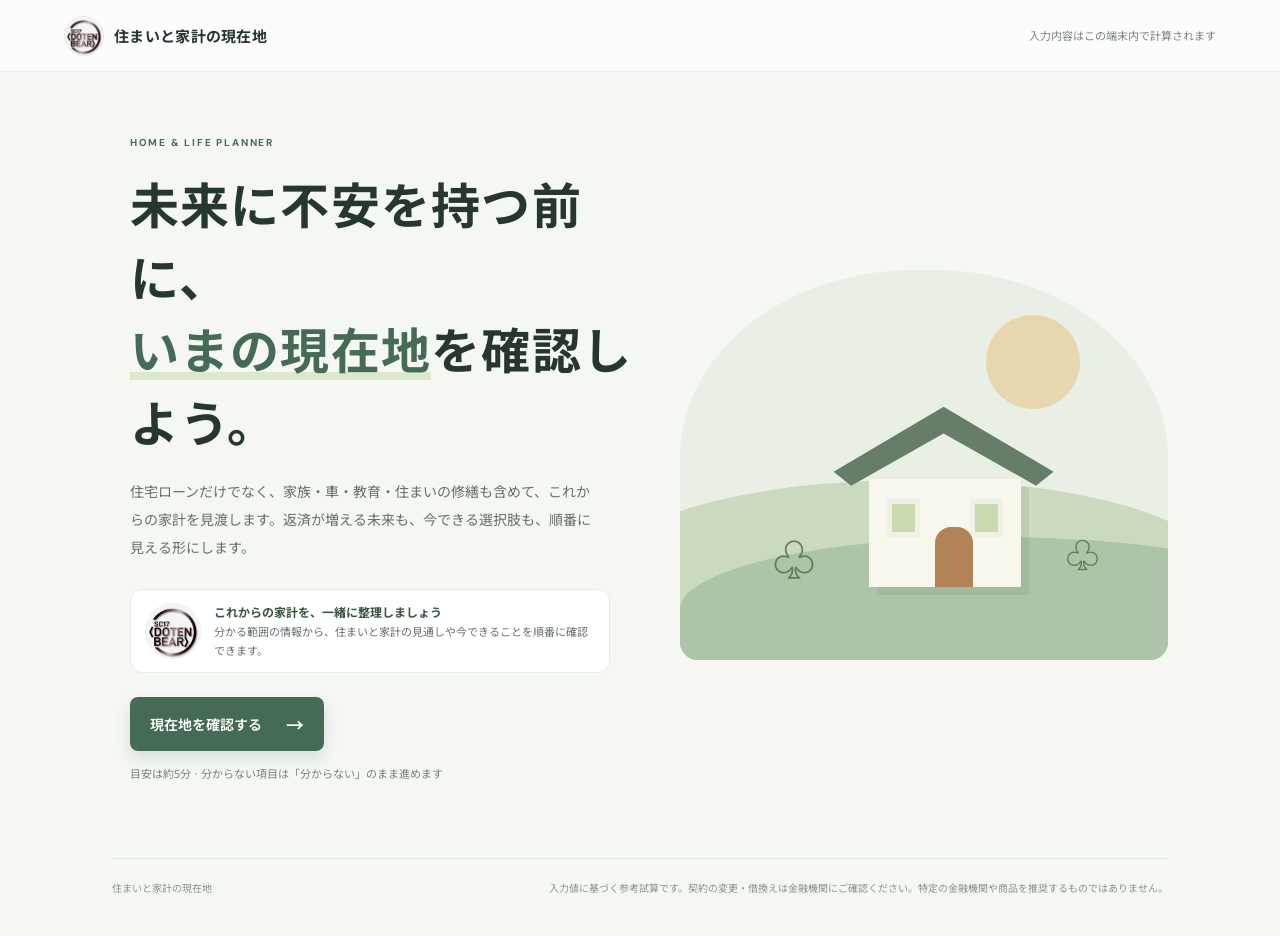
<file: index.html>
<!doctype html>
<html lang="ja">
<head>
  <meta charset="utf-8">
  <meta name="viewport" content="width=device-width, initial-scale=1">
  <meta name="theme-color" content="#f5f7f3">
  <title>住まいと家計の現在地 | 住宅ローン・家計シミュレーター</title>
  <link rel="stylesheet" href="styles.css?v=20261010-release-v7">
</head>
<body>
  <header class="topbar">
    <a class="brand" href="#top" aria-label="住まいと家計の現在地 ホーム"><img class="brand-logo" src="[data-uri]" alt="SC17 DOTEN BEAR"><span>住まいと家計の現在地</span></a>
    <span class="top-note">入力内容はこの端末内で計算されます</span>
  </header>
  <main id="top">
    <section class="hero" id="intro">
      <div class="hero-copy">
        <p class="eyebrow">HOME &amp; LIFE PLANNER</p>
        <h1>未来に不安を持つ前に、<br><em>いまの現在地</em>を確認しよう。</h1>
        <p class="hero-lead">住宅ローンだけでなく、家族・車・教育・住まいの修繕も含めて、これからの家計を見渡します。返済が増える未来も、今できる選択肢も、順番に見える形にします。</p><div class="guide-intro"><img src="[data-uri]" alt=""><p><b>これからの家計を、一緒に整理しましょう</b><br>分かる範囲の情報から、住まいと家計の見通しや今できることを順番に確認できます。</p></div>
        <button class="button button-primary" id="startButton">現在地を確認する <span aria-hidden="true">→</span></button>
        <p class="microcopy">目安は約5分 · 分からない項目は「分からない」のまま進めます</p>
      </div>
      <div class="hero-art" aria-hidden="true"><div class="sun"></div><div class="hill hill-back"></div><div class="hill hill-front"></div><div class="house"><div class="roof"></div><div class="house-body"><i></i><i></i><b></b></div></div><div class="plant plant-one">♧</div><div class="plant plant-two">♧</div></div>
    </section>

    <section class="wizard hidden" id="wizard" aria-live="polite">
      <div class="wizard-head"><div><p class="eyebrow">YOUR HOUSEHOLD</p><h2 id="stepTitle">住宅について</h2></div><button class="text-button" id="exitWizard">あとで入力する</button></div>
      <div class="progress-wrap"><div class="progress-label"><span id="stepLabel">STEP 1 / 5</span><span id="progressPercent">20%</span></div><div class="progress-track"><div id="progressBar"></div></div><div class="step-dots" id="stepDots"></div></div>
      <form id="stepForm" autocomplete="off" novalidate><div id="stepContent"></div><div class="form-error" id="formError" role="alert"></div><div class="wizard-actions"><button type="button" class="button button-quiet" id="backButton">戻る</button><button type="button" class="button button-primary" id="nextButton">次へ <span aria-hidden="true">→</span></button></div></form>
    </section>
    <section class="results hidden" id="results"></section>
    <footer><span>住まいと家計の現在地</span><span>入力値に基づく参考試算です。契約の変更・借換えは金融機関にご確認ください。特定の金融機関や商品を推奨するものではありません。</span></footer>
  </main>
  <script src="app.js?v=20261010-release-v7"></script>
</body>
</html>
</file>
<file: styles.css>
@import url('https://fonts.googleapis.com/css2?family=DM+Sans:wght@400;500;600;700&family=Noto+Sans+JP:wght@400;500;600;700;800&display=swap');
:root{--ink:#26372f;--muted:#78847b;--green:#456b54;--green-dark:#315541;--lime:#dce8cb;--cream:#f5f7f3;--line:#e2e8df;--white:#fff;--gold:#bc8b45;--red:#a95c4f;--shadow:0 20px 60px rgba(38,55,47,.08)}
*{box-sizing:border-box}html{scroll-behavior:smooth}body{margin:0;background:var(--cream);color:var(--ink);font-family:'Noto Sans JP',sans-serif;font-size:15px;line-height:1.7}.topbar{height:72px;padding:0 max(5vw,24px);display:flex;align-items:center;justify-content:space-between;border-bottom:1px solid rgba(38,55,47,.07);background:rgba(255,255,255,.68)}.brand{display:flex;gap:10px;align-items:center;color:var(--ink);font-weight:700;text-decoration:none;letter-spacing:.02em}.brand-mark{width:30px;height:30px;border-radius:9px;background:var(--green);color:white;display:grid;place-items:center;font-size:21px}.top-note,.microcopy{font-size:11px;color:var(--muted)}main{max-width:1120px;margin:0 auto;padding:40px 32px 12px}.hero{min-height:560px;display:grid;grid-template-columns:1.05fr .95fr;align-items:center;gap:28px;padding:24px 0 64px}.hero-copy{padding-left:3.3%}.eyebrow{font:700 10px 'DM Sans',sans-serif;letter-spacing:.18em;color:var(--green);margin:0 0 18px}.hero h1{font-size:clamp(32px,4vw,49px);line-height:1.48;letter-spacing:.025em;margin:0 0 20px;font-weight:700}.hero h1 em{font-style:normal;color:var(--green);position:relative}.hero h1 em:after{content:'';height:8px;background:var(--lime);position:absolute;bottom:3px;left:0;right:0;z-index:-1}.hero-lead{color:#657168;max-width:470px;font-size:14px;line-height:2;margin:0 0 28px}.button{border:0;border-radius:8px;padding:14px 20px;font:600 14px 'Noto Sans JP',sans-serif;cursor:pointer;transition:.18s;display:inline-flex;align-items:center;justify-content:center;gap:24px}.button:hover{transform:translateY(-1px);filter:brightness(.97)}.button-primary{background:var(--green);color:#fff;box-shadow:0 7px 16px rgba(49,85,65,.15)}.button-primary:hover{background:var(--green-dark)}.button-primary span{font-size:18px}.microcopy{margin-top:13px}.hero-art{height:390px;position:relative;overflow:hidden;border-radius:48% 48% 18px 18px;background:#e9efe4}.sun{position:absolute;top:45px;right:18%;width:94px;height:94px;border-radius:50%;background:#e8d7ae}.hill{position:absolute;border-radius:50% 50% 0 0}.hill-back{width:125%;height:180px;left:-15%;bottom:0;background:#cbd9bf}.hill-front{width:130%;height:145px;right:-30%;bottom:-22px;background:#adc4a8}.house{position:absolute;left:35%;bottom:73px;width:188px;height:180px}.roof{position:absolute;top:0;left:-17px;width:220px;height:116px;background:#667e68;clip-path:polygon(50% 0,100% 56%,92% 68%,50% 23%,8% 68%,0 56%)}.house-body{position:absolute;left:18px;right:18px;bottom:0;height:108px;background:#f8f7ed;border-radius:3px 3px 0 0;box-shadow:8px 8px 0 rgba(68,91,69,.1)}.house-body i{position:absolute;top:20px;width:33px;height:38px;background:#cadaaf;border:5px solid #f1f0e6}.house-body i:first-child{left:18px}.house-body i:nth-child(2){right:18px}.house-body b{position:absolute;bottom:0;left:66px;width:38px;height:60px;background:#b38257;border-radius:16px 16px 0 0}.plant{position:absolute;z-index:2;color:#5c7b58;font-size:44px}.plant-one{left:19%;bottom:65px}.plant-two{right:14%;bottom:77px;font-size:35px}.hidden{display:none!important}.wizard,.results{max-width:830px;margin:24px auto 70px;background:#fff;border:1px solid #e9eee7;border-radius:15px;padding:38px 46px;box-shadow:var(--shadow)}.wizard-head{display:flex;justify-content:space-between;align-items:flex-start}.wizard-head .eyebrow{margin-bottom:6px}.wizard h2{font-size:26px;line-height:1.4;margin:0;font-weight:700}.text-button{border:0;background:transparent;color:var(--muted);font:500 12px inherit;cursor:pointer;padding:8px}.progress-wrap{margin:24px 0 30px}.progress-label{display:flex;justify-content:space-between;color:var(--muted);font:600 10px 'DM Sans',sans-serif;letter-spacing:.08em;margin-bottom:8px}.progress-track{height:5px;border-radius:4px;background:#eef1ec;overflow:hidden}.progress-track>div{height:100%;background:var(--green);border-radius:4px;transition:width .25s}.step-dots{display:flex;justify-content:space-between;margin-top:8px}.step-dots span{font-size:10px;color:#9ba69c}.step-dots span.active{color:var(--green);font-weight:700}.field-grid{display:grid;grid-template-columns:1fr 1fr;gap:21px 22px}.field{min-width:0}.field.full{grid-column:1/-1}.field label,.field-label{display:block;font-weight:600;font-size:12px;margin-bottom:7px}.hint{display:block;font-size:10px;color:var(--muted);font-weight:400;margin-top:2px}.required{color:var(--red);font-size:10px;margin-left:5px}.control,select{width:100%;height:45px;border:1px solid #dfe6dd;border-radius:7px;background:#fff;padding:0 12px;color:var(--ink);font:400 13px 'Noto Sans JP',sans-serif;outline:none}.control:focus,select:focus{border-color:#7a9a7e;box-shadow:0 0 0 3px rgba(69,107,84,.1)}.input-unit{position:relative}.input-unit input{padding-right:48px}.input-unit span{position:absolute;right:13px;top:11px;color:var(--muted);font-size:12px;pointer-events:none}.choice-row{display:flex;flex-wrap:wrap;gap:8px}.choice{position:relative}.choice input{position:absolute;opacity:0}.choice label{margin:0;border:1px solid #dfe6dd;border-radius:7px;padding:9px 13px;font-weight:500;font-size:12px;cursor:pointer;color:#657168}.choice input:checked+label{background:#edf3e9;border-color:#78957b;color:var(--green-dark);font-weight:700}.subsection{grid-column:1/-1;border-top:1px solid var(--line);padding-top:17px;margin-top:1px}.subsection h3{margin:0 0 14px;font-size:13px}.info-note{background:#f4f7f1;border-radius:8px;padding:12px 15px;font-size:11px;color:#647268}.wizard-actions{display:flex;justify-content:space-between;border-top:1px solid var(--line);margin-top:30px;padding-top:20px}.button-quiet{background:#f1f3ef;color:#58655c}.form-error{font-size:12px;color:var(--red);margin-top:14px}.card-list{display:grid;gap:10px}.car-card{border:1px solid var(--line);border-radius:9px;padding:14px}.car-card-head{display:flex;justify-content:space-between;align-items:center;margin-bottom:12px;font-size:12px;font-weight:700}.remove-car{border:0;background:none;color:var(--muted);cursor:pointer}.result-top{background:#edf3e9;border-radius:12px;padding:28px 32px;margin-bottom:22px}.result-top .eyebrow{margin-bottom:7px}.result-top h2{font-size:25px;margin:0 0 7px;line-height:1.5}.result-top p{font-size:13px;color:#627068;margin:0;max-width:650px}.metric-grid{display:grid;grid-template-columns:repeat(4,1fr);gap:10px;margin-bottom:22px}.metric{border:1px solid var(--line);border-radius:10px;padding:16px}.metric small{display:block;font-size:10px;color:var(--muted);margin-bottom:5px}.metric strong{font-size:19px}.metric span{font-size:10px;color:var(--muted)}.result-section{border:1px solid var(--line);border-radius:11px;padding:22px 24px;margin:12px 0}.result-section h3{margin:0 0 15px;font-size:15px}.result-section p{font-size:12px;color:#657168}.split{display:grid;grid-template-columns:1fr 1fr;gap:15px}.bar-row{margin:13px 0}.bar-label{display:flex;justify-content:space-between;font-size:11px;margin-bottom:5px}.bar{height:8px;border-radius:5px;background:#eff2ed;overflow:hidden}.bar i{display:block;height:100%;background:#799a7b}.bar.interest i{background:#c2a16b}.scenario-table{width:100%;border-collapse:collapse;font-size:11px}.scenario-table th,.scenario-table td{text-align:right;padding:10px 8px;border-bottom:1px solid var(--line)}.scenario-table th:first-child,.scenario-table td:first-child{text-align:left}.scenario-table th{color:var(--muted);font-weight:500}.tag{display:inline-block;padding:3px 8px;border-radius:12px;background:#edf3e9;color:var(--green);font-size:10px}.tag.warn{background:#faf0e8;color:#a46f37}.callout{background:#faf8f0;border-left:3px solid #c1a164;padding:12px 15px;border-radius:0 7px 7px 0;font-size:11px;color:#6e6655}.next-list{display:grid;gap:9px;list-style:none;padding:0;margin:0}.next-list li{font-size:12px;display:flex;gap:10px}.next-list li:before{content:'→';color:var(--green);font-weight:700}.disclaimer{font-size:10px;color:var(--muted);line-height:1.8}.result-actions{display:flex;gap:9px;margin-top:20px;flex-wrap:wrap}footer{border-top:1px solid var(--line);padding:20px 0 28px;display:flex;justify-content:space-between;color:#8a958c;font-size:10px}
@media(max-width:760px){main{padding:22px 18px 5px}.topbar{height:60px;padding:0 18px}.top-note{display:none}.hero{grid-template-columns:1fr;min-height:0;padding:30px 0 40px;gap:22px}.hero-copy{padding:0 2%}.hero h1{font-size:34px}.hero-art{height:270px;max-width:440px;width:100%;margin:auto}.house{transform:scale(.8);transform-origin:bottom center;left:32%;bottom:48px}.wizard,.results{padding:25px 19px;margin:10px auto 40px}.wizard h2{font-size:22px}.field-grid{grid-template-columns:1fr;gap:16px}.field.full,.subsection{grid-column:1}.metric-grid{grid-template-columns:1fr 1fr}.metric{padding:12px}.metric strong{font-size:16px}.result-top{padding:22px 18px}.result-top h2{font-size:21px}.split{grid-template-columns:1fr}.scenario-table{font-size:10px}.scenario-table th,.scenario-table td{padding:8px 4px}footer{gap:8px;flex-direction:column}.button{padding:12px 15px}}

/* Result storytelling: the first screen is a visual summary, followed by clear, readable detail. */
.impact-hero{display:grid;grid-template-columns:1.18fr .82fr;gap:12px;align-items:center;position:relative;overflow:hidden;border-radius:18px;padding:30px 34px;margin:18px 0 18px;background:linear-gradient(118deg,#e8efe3 0%,#f5f4e9 62%,#f4e9d8 100%);border:1px solid rgba(69,107,84,.12)}
.impact-hero:before{content:'';position:absolute;width:260px;height:260px;border-radius:50%;right:7%;top:-170px;background:rgba(255,255,255,.34)}
.impact-urgent{background:linear-gradient(118deg,#f6e9e3 0%,#f8f1e8 65%,#f3e2dc 100%)}.impact-steady{background:linear-gradient(118deg,#e6efe2 0%,#edf1df 65%,#e8e9d7 100%)}
.impact-copy{position:relative;z-index:1}.impact-kicker{display:inline-flex;align-items:center;gap:10px;color:#6d7d70;font-size:11px;font-weight:700;letter-spacing:.06em}.impact-kicker b{padding:5px 10px;border-radius:20px;background:rgba(255,255,255,.75);color:var(--green-dark);letter-spacing:0}.impact-urgent .impact-kicker b{color:#9f5145}.impact-copy h2{max-width:560px;margin:14px 0 10px;font-size:clamp(24px,3vw,34px);line-height:1.45;letter-spacing:.015em}.impact-copy>p{max-width:560px;margin:0;color:#59685e;font-size:13px;line-height:1.9}.impact-next{display:flex;flex-direction:column;gap:3px;margin-top:19px;padding:11px 14px;border-left:3px solid #738e70;background:rgba(255,255,255,.62);border-radius:0 8px 8px 0}.impact-next span{font-size:10px;color:#778278}.impact-next strong{font-size:12px}.impact-art{position:relative;z-index:1;min-width:0}.impact-art svg{display:block;width:100%;height:auto;max-height:210px;filter:drop-shadow(0 8px 12px rgba(38,55,47,.06))}.art-sun{fill:#e8d4a5}.art-hill{fill:#c4d4b9}.art-house{fill:#fffdf5}.art-roof{fill:none;stroke:#657e68;stroke-width:13;stroke-linecap:round;stroke-linejoin:round}.art-door{fill:#bd8a61}.art-window{fill:#cbdcaf}.art-dot{fill:#789775}.art-line{fill:none;stroke:#91a78c;stroke-width:4;stroke-linecap:round}.art-plus{fill:none;stroke:#fff;stroke-width:4;stroke-linecap:round}.art-caption{position:relative;bottom:auto;right:auto;margin:5px auto 0;color:#617363;font-size:10px;line-height:1.55;text-align:center}.art-caption b{font-size:12px;color:#385844}
.metric-grid{gap:12px}.metric{background:#fff;padding:17px 16px;box-shadow:0 5px 16px rgba(38,55,47,.035);border-color:#e6ebe3}.metric-primary{background:#f3f6ef;border-color:#d8e3d3}.metric small{font-size:10px;letter-spacing:.02em}.metric strong{display:block;margin:2px 0 1px;font-size:clamp(16px,1.8vw,21px);letter-spacing:-.02em}.metric-alert{background:#fcf1ed;border-color:#f0d7cf}.metric-alert strong{color:#a45245}.reading-guide{display:flex;align-items:center;gap:10px;margin:1px 2px 20px;color:#66736a;font-size:11px}.reading-guide b{color:#344b3b}.reading-icon{display:grid;place-items:center;width:25px;height:25px;border-radius:50%;background:#e8eee3;color:var(--green);font-size:16px;font-weight:700}
.result-section{background:#fff;border-color:#e8ece5;box-shadow:0 5px 18px rgba(38,55,47,.025);padding:24px 26px;margin:16px 0}.result-section h3{display:flex;align-items:center;gap:9px;font-size:15px;margin-bottom:14px}.result-section h3:before{content:'';width:4px;height:20px;border-radius:4px;background:#86a17e}.result-section p{line-height:1.85}.result-top{display:none}.scenario-table th{background:#f7f8f5}.next-list li{line-height:1.8}.next-list li:before{flex:0 0 18px;display:grid;place-items:center;width:18px;height:18px;border-radius:50%;background:#edf3e9;font-size:10px}
.refi-panel{margin:20px 0 16px;overflow:hidden;border-radius:16px;border:1px solid #dbe5d7;background:#f8faf6;box-shadow:0 9px 28px rgba(38,55,47,.06)}.refi-title{display:flex;align-items:center;justify-content:space-between;gap:20px;padding:25px 27px 15px;background:linear-gradient(110deg,#e8f0e5,#f5f5e9)}.refi-title .eyebrow{margin-bottom:5px}.refi-title h3{margin:0;font-size:21px;line-height:1.5}.refi-title p:not(.eyebrow){margin:3px 0 0;color:#68756b;font-size:12px}.refi-icon{display:flex;align-items:center;gap:6px;flex:0 0 auto;color:#47674e}.refi-icon span{display:grid;place-items:center;width:39px;height:39px;border-radius:50%;background:#fff;border:1px solid #dce6d7;font-size:12px;font-weight:700}.refi-icon i{font-style:normal;font-size:17px}.refi-steps{display:grid;grid-template-columns:repeat(3,1fr);gap:9px;padding:0 27px 17px;background:linear-gradient(110deg,#e8f0e5,#f5f5e9)}.refi-steps>div{display:flex;align-items:center;gap:8px;color:#647166;font-size:10px}.refi-steps b{display:grid;place-items:center;width:21px;height:21px;border-radius:50%;background:#fff;color:#557254;font-size:10px}.refi-inputs{padding:21px 27px 17px;background:#fff}.refi-inputs .field-grid{gap:14px 18px}.refi-inputs .field label{font-size:11px}.refi-helper{margin:12px 0 0;font-size:10px;color:#818b82}.refi-output{position:relative;margin:0 27px;padding:18px 20px 18px 101px;border-radius:10px;background:#eaf1e6;min-height:69px}.output-mark{position:absolute;left:16px;top:50%;transform:translateY(-50%);padding:5px 9px;border-radius:6px;background:#fff;color:#4c704f;font-size:10px;font-weight:700}.refi-output p{margin:0;color:#334b39;font-size:12px;line-height:1.9;font-weight:600}.refi-panel>.disclaimer{display:block;margin:13px 27px 19px}
@media(max-width:760px){.impact-hero{grid-template-columns:1fr;padding:22px 20px 14px;gap:0}.impact-copy h2{font-size:24px}.impact-art{width:min(75%,290px);justify-self:center;margin-top:5px}.impact-art svg{max-height:155px}.art-caption{font-size:9px}.metric-grid{gap:8px}.metric strong{font-size:16px}.result-section{padding:20px 17px}.refi-title{padding:20px 18px 13px}.refi-title h3{font-size:18px}.refi-icon{gap:4px}.refi-icon span{width:32px;height:32px}.refi-steps{padding:0 18px 15px;gap:5px}.refi-steps>div{align-items:flex-start;line-height:1.45}.refi-inputs{padding:18px}.refi-output{margin:0 18px;padding:53px 14px 14px;min-height:0}.output-mark{top:12px;left:14px;transform:none}.refi-panel>.disclaimer{margin:12px 18px 16px}}
.refi-result-grid{display:grid;grid-template-columns:repeat(3,1fr);gap:8px}.refi-result-grid>div{padding:12px;border-radius:8px;background:rgba(255,255,255,.78)}.refi-result-grid small{display:block;color:#718073;font-size:9px;margin-bottom:4px}.refi-result-grid strong{display:block;color:#304a37;font-size:16px;line-height:1.5}.refi-result-grid .result-up strong{color:#a45245}.refi-result-grid .result-down strong{color:#3c7448}.refi-result-note{margin:11px 0 0;color:#45634b!important;font-size:11px!important;font-weight:700}.refi-result-caption{margin:8px 0 0;color:#79847b!important;font-size:10px!important;font-weight:400!important}
@media(max-width:760px){.refi-result-grid{grid-template-columns:1fr;gap:6px}.refi-result-grid>div{padding:10px 12px}.refi-result-grid strong{font-size:15px}}
.life-planner{padding:0;overflow:hidden}.life-title{display:flex;align-items:center;justify-content:space-between;gap:18px;padding:24px 26px 18px;background:linear-gradient(110deg,#eaf1e7,#f4f2e6)}.life-title .eyebrow{margin:0 0 5px}.life-title h3{margin:0;font-size:20px}.life-title h3:before{display:none}.life-title p:not(.eyebrow){margin:4px 0 0;font-size:11px}.life-mark{display:grid;place-content:center;text-align:center;flex:0 0 62px;width:62px;height:62px;border-radius:50%;background:#fff;border:1px solid #dfe8d9;color:#71826f;font-size:9px;line-height:1.4}.life-mark b{font-size:11px;color:#42644a}.life-highlights{display:grid;grid-template-columns:repeat(4,1fr);gap:10px;padding:17px 25px}.life-highlights>div{display:flex;flex-direction:column;gap:3px;min-width:0;padding:12px 13px;border-radius:9px;background:#f6f8f4;border:1px solid #e8ede5}.life-highlights small{color:#778379;font-size:9px}.life-highlights b{font-size:16px;color:#334d3a}.life-highlights span{font-size:9px;line-height:1.5;color:#7c877d}.timeline-note{display:flex;align-items:flex-start;gap:10px;margin:0 25px 14px;padding:11px 13px;border-left:3px solid #8aa181;border-radius:0 7px 7px 0;background:#f6f7f0}.timeline-note b{white-space:nowrap;color:#4b664e;font-size:10px}.timeline-note span{font-size:10px;color:#6f7c70;line-height:1.6}.life-table-wrap{overflow-x:auto;padding:0 25px}.life-table{min-width:760px;font-size:10px}.life-table th,.life-table td{vertical-align:top;text-align:left;padding:11px 9px}.life-table td{line-height:1.6}.life-table td b{display:block;color:#344d39;font-size:11px}.life-table td small{display:block;margin-top:3px;color:#858f86;font-size:9px;line-height:1.5}.life-table tr.forecast-negative td{background:#fcf0ec}.life-table tr.forecast-negative td:last-child{color:#a45245;font-weight:700}.life-table tr.forecast-negative td:last-child small{color:#a66f63}.life-planner>.disclaimer{margin:13px 25px 21px}
@media(max-width:760px){.life-title{padding:19px 17px 14px}.life-title h3{font-size:17px}.life-mark{flex-basis:51px;width:51px;height:51px}.life-highlights{grid-template-columns:1fr;padding:12px 17px;gap:7px}.life-highlights>div{padding:9px 11px}.life-highlights b{font-size:14px}.timeline-note{display:block;margin:0 17px 13px}.timeline-note b{display:block;margin-bottom:4px}.life-table-wrap{padding:0 17px}.life-planner>.disclaimer{margin:12px 17px 17px}}
.life-cards{display:grid;gap:9px;padding:0 25px}.timeline-card{overflow:hidden;border:1px solid #e5eae2;border-radius:10px;background:#fff}.timeline-card.forecast-negative{border-color:#edcfc7;background:#fdf6f3}.timeline-card-head{display:flex;align-items:flex-start;justify-content:space-between;gap:12px;padding:10px 13px;background:#f8f9f6}.timeline-date{display:inline-block;min-width:54px;color:#385842;font-size:11px}.timeline-ages{display:inline-block;color:#647268;font-size:10px}.timeline-events{display:inline-block;max-width:55%;padding:3px 8px;border-radius:12px;background:#edf3e9;color:#607560;font-size:9px;line-height:1.5;text-align:right}.timeline-metrics{display:grid;grid-template-columns:repeat(5,1fr);gap:0}.timeline-metrics>div{padding:10px 13px;border-right:1px solid #eef0ec}.timeline-metrics>div:last-child{border:0}.timeline-metrics small{display:block;color:#808a81;font-size:9px}.timeline-metrics b{display:block;margin-top:3px;color:#354d3a;font-size:13px}.timeline-metrics .timeline-margin b{color:#3c7047}.timeline-card.forecast-negative .timeline-margin b{color:#a45245}.timeline-margin span{display:block;margin-top:2px;color:#838d84;font-size:8px}.life-planner>.disclaimer{margin-top:16px}
@media(max-width:760px){.life-cards{padding:0 17px;gap:8px}.timeline-card-head{display:block;padding:9px 11px}.timeline-date{min-width:48px}.timeline-ages{font-size:9px}.timeline-events{display:table;max-width:100%;margin:4px 0 0;text-align:left}.timeline-metrics{grid-template-columns:1fr 1fr}.timeline-metrics>div{padding:8px 10px;border-bottom:1px solid #eef0ec}.timeline-metrics>div:nth-child(2){border-right:0}.timeline-metrics>div:nth-child(3){border-right:1px solid #eef0ec;border-bottom:1px solid #eef0ec}.timeline-metrics>div:nth-child(4),.timeline-metrics>div:nth-child(5){border-bottom:0}.timeline-metrics b{font-size:12px}.life-table-wrap{display:none}}

.sale-input-disclosure{margin:14px 0;padding:13px 15px;border:1px solid #dfe7dc;border-radius:10px;background:#f8faf6}.sale-input-disclosure summary{cursor:pointer;color:#3d6348;font-weight:700;font-size:13px}.sale-input-disclosure .disclaimer{margin:9px 0;font-size:10px}.sale-panel{border:1px solid #edd8be;background:linear-gradient(145deg,#fffaf3,#fff 75%)}.sale-heading{display:flex;align-items:center;gap:12px;margin-bottom:12px}.sale-heading h3{margin:0}.sale-heading .eyebrow{margin:0 0 3px;color:#a86c32;font-size:9px;letter-spacing:.12em}.sale-icon{display:grid;place-items:center;width:40px;height:40px;border-radius:12px;background:#f6e8d5;color:#a86c32;font-size:23px}.sale-formula{padding:14px;border-radius:9px;background:#fff0dc;color:#78542d;font-weight:700;text-align:center;line-height:1.7}.sale-result-grid{display:grid;grid-template-columns:repeat(4,1fr);gap:9px;margin:15px 0}.sale-result-grid>div{padding:12px;border-radius:9px;border:1px solid #f0e5d6;background:#fff}.sale-result-grid small{display:block;color:#827b72;font-size:9px}.sale-result-grid b{display:block;margin-top:5px;color:#394c3d;font-size:15px}.sale-result-grid .sale-risk{color:#b04435}.sale-result-grid .sale-safe{color:#4f7650}.sale-warning{border-left-color:#c45142;background:#fff2ef}.timeline-repair{display:flex;gap:10px;padding:9px 13px;border-top:1px solid #edf0e9;background:#f7faf4;color:#647565;font-size:10px;line-height:1.6}.timeline-repair b{flex:0 0 auto;color:#526b50}.timeline-repair span{color:#637064}.timeline-card-head .timeline-events{max-width:60%}
@media(max-width:760px){.sale-result-grid{grid-template-columns:1fr 1fr}.sale-result-grid>div{padding:9px}.sale-result-grid b{font-size:13px}.timeline-repair{display:block;padding:8px 10px}.timeline-repair b{display:block;margin-bottom:2px}.timeline-card-head .timeline-events{max-width:100%}}
.action-plan{margin:18px 0 20px;padding:23px 25px;border:1px solid #d8e4d5;border-radius:16px;background:linear-gradient(145deg,#f5f9f1,#fff);box-shadow:0 8px 25px rgba(38,55,47,.07)}.action-plan>.eyebrow{margin:0 0 4px;color:#63815e;font-size:9px;letter-spacing:.12em}.action-plan>h3{margin:0 0 6px;color:#2e4935;font-size:21px}.action-plan>h3:before{display:none}.action-plan>p:not(.eyebrow){margin:0 0 15px;color:#69766a;font-size:12px}.action-budget{display:grid;grid-template-columns:1fr 1fr;gap:9px;margin:14px 0;padding:12px;border-radius:10px;background:#e9f0e6}.action-budget>div{padding:5px 8px}.action-budget small,.budget-main small{display:block;color:#718071;font-size:10px}.action-budget b{display:block;margin-top:4px;color:#355a3d;font-size:20px}.action-steps{display:grid;grid-template-columns:repeat(3,1fr);gap:10px}.action-steps article{display:flex;gap:10px;padding:14px 12px;border:1px solid #e7ebe4;border-radius:10px;background:#fff}.action-number{display:grid;place-items:center;flex:0 0 27px;width:27px;height:27px;border-radius:50%;background:#e9f0e6;color:#4b6c4c;font-size:13px;font-weight:800}.action-steps small{color:#879087;font-size:9px}.action-steps h4{margin:4px 0;color:#3c543f;font-size:13px;line-height:1.5}.action-steps p{margin:0;color:#6d786e;font-size:10px;line-height:1.7}.action-jump{display:inline-flex;margin-top:15px;text-decoration:none}.budget-actions{background:#fff}.budget-summary{display:grid;grid-template-columns:1fr 1fr;gap:10px;margin:12px 0 18px}.budget-main{padding:14px 16px;border-radius:10px;background:#f5f7f3;border:1px solid #e5eae2}.budget-main strong{display:block;margin:5px 0;color:#36563d;font-size:24px}.budget-main strong.budget-negative{color:#b04435}.budget-main span{color:#7b857b;font-size:10px}.priority-title{margin:20px 0 10px;color:#435a46;font-size:14px}.priority-list{display:grid;gap:8px;margin:0;padding:0;list-style:none;counter-reset:priority}.priority-list li{display:grid;grid-template-columns:220px 1fr;gap:10px;align-items:start;padding:11px 13px;border-left:3px solid #91a98a;border-radius:0 8px 8px 0;background:#f6f8f4;counter-increment:priority}.priority-list li:before{content:counter(priority);grid-column:1;grid-row:1;display:inline-grid;place-items:center;width:20px;height:20px;margin-right:7px;border-radius:50%;background:#e4ede0;color:#456749;font-size:10px;font-weight:700}.priority-list li b{grid-column:1;grid-row:1;margin-left:28px;padding-top:2px;color:#435b46;font-size:11px}.priority-list li span{grid-column:2;grid-row:1;color:#687468;font-size:10px;line-height:1.7}.refi-decision{display:grid;gap:4px;margin-top:14px;padding:12px 14px;border-radius:9px;background:#fff9ed;border-left:4px solid #d5a249}.refi-decision b{color:#70552c;font-size:12px}.refi-decision span{color:#766d5d;font-size:10px;line-height:1.7}.refi-fit{background:#edf6ec;border-left-color:#6b9a69}.refi-fit b{color:#37603e}.refi-over{background:#fff0ed;border-left-color:#c75b4a}.refi-over b{color:#a23c30}
@media(max-width:760px){.action-plan{padding:19px 16px}.action-plan>h3{font-size:18px}.action-budget{grid-template-columns:1fr}.action-budget b{font-size:18px}.action-steps{grid-template-columns:1fr}.action-steps article{padding:12px}.budget-summary{grid-template-columns:1fr}.budget-main strong{font-size:21px}.priority-list li{grid-template-columns:1fr;gap:5px}.priority-list li span{grid-column:1;grid-row:2;margin-left:28px}.priority-list li b{grid-column:1;grid-row:1}.priority-list li:before{grid-column:1;grid-row:1}.action-jump{width:100%;justify-content:center}}
.action-verdict{margin:10px 0 14px!important;padding:10px 12px;border-left:4px solid #d69b43;border-radius:0 8px 8px 0;background:#fff7e9;color:#6b532c!important;font-size:11px!important;font-weight:700}.budget-actions>.callout{margin-top:13px}
.quality-alert{border:2px solid #d99d55;background:#fff8ed}.quality-alert h3{color:#8b5b24}.quality-alert ul{display:grid;gap:6px;margin:8px 0 0;padding-left:1.4em;color:#755a38;font-size:12px}.quality-alert li::marker{color:#cb8540}.impact-kicker:before{content:'結論';display:inline-block;margin-right:8px;padding:2px 8px;border-radius:12px;background:#fff;color:#426247;font-size:10px;font-weight:800}.action-plan>.eyebrow{font-size:11px;font-weight:800;letter-spacing:.04em}
.brand-logo{width:40px;height:40px;object-fit:cover;object-position:center;border-radius:50%;border:1px solid #e7e4e2}.brand-mark{display:none}.guide-intro{display:flex;align-items:center;gap:13px;max-width:480px;margin:20px 0 24px;padding:12px 14px;border:1px solid #e7ece4;border-radius:12px;background:#fff}.guide-intro img{width:56px;height:56px;flex:0 0 56px;object-fit:cover;object-position:center;border-radius:50%;border:1px solid #eee}.guide-intro p{margin:0;color:#667269;font-size:11px;line-height:1.7}.guide-intro b{color:#3b5740;font-size:12px}.guide-avatar{position:absolute;z-index:2;right:12px;top:12px;width:72px;height:72px;object-fit:cover;object-position:center;border:3px solid #fff;border-radius:50%;box-shadow:0 3px 12px #26372f30}.impact-art svg{position:relative;z-index:1}.hero-copy{position:relative;z-index:1}

.period-fixed-outlook{margin-top:15px;padding:17px;border:1px solid #dce8d8;border-radius:14px;background:linear-gradient(135deg,#f6faf3,#fff)}.period-fixed-outlook>.eyebrow{margin:0 0 10px;color:#547453;font-size:10px;font-weight:800;letter-spacing:.08em}.period-fixed-grid{display:grid;grid-template-columns:repeat(4,minmax(0,1fr));gap:9px}.period-fixed-grid>div{padding:12px;border:1px solid #e6ece2;border-radius:10px;background:#fff}.period-fixed-grid small,.period-fixed-grid span{display:block;color:#788278;font-size:10px;line-height:1.5}.period-fixed-grid b{display:block;margin:6px 0;color:#334a37;font-size:17px}.period-fixed-grid .period-fixed-up b{color:#b04a3c}.period-fixed-outlook>.callout{margin:12px 0 0}@media(max-width:760px){.period-fixed-grid{grid-template-columns:1fr 1fr}.period-fixed-grid>div{padding:9px}.period-fixed-grid b{font-size:14px}}

.budget-health{overflow:hidden;border:1px solid #dfe8dc!important;background:linear-gradient(145deg,#f9fbf7,#fff 70%)}.budget-heading{display:flex;align-items:flex-start;justify-content:space-between;gap:16px;margin-bottom:15px}.budget-heading h3{margin:2px 0 5px}.budget-heading p:not(.eyebrow){max-width:690px;margin:0;color:#69766b;font-size:12px;line-height:1.75}.budget-status{flex:0 0 auto;padding:8px 13px;border-radius:999px;background:#e8f1e5;color:#3c6b43;font-size:12px;font-weight:800}.budget-status.budget-alert{background:#f9e8e3;color:#a94437}.budget-layout{display:grid;grid-template-columns:minmax(0,1.3fr) minmax(220px,.7fr);gap:18px;align-items:center}.budget-chart-wrap{display:grid;grid-template-columns:176px minmax(0,1fr);gap:18px;align-items:center}.budget-donut{position:relative;display:grid;place-items:center;width:168px;aspect-ratio:1;border-radius:50%}.budget-donut:before{position:absolute;inset:21px;border-radius:50%;background:#fff;content:""}.budget-donut>div{position:relative;display:grid;gap:4px;text-align:center}.budget-donut small{color:#798379;font-size:10px}.budget-donut b{color:#304b37;font-size:17px}.budget-legend{display:grid;gap:5px;margin:0;padding:0;list-style:none}.budget-legend li{display:grid;grid-template-columns:10px minmax(90px,1fr) auto 34px;gap:7px;align-items:center;color:#5e6d61;font-size:10px}.budget-legend i{width:9px;height:9px;border-radius:50%;background:var(--swatch)}.budget-legend b{color:#374c3c;font-size:10px}.budget-legend small{text-align:right;color:#879087;font-size:9px}.budget-metrics{display:grid;gap:8px}.budget-metrics>div{padding:10px 12px;border:1px solid #e7ece3;border-radius:10px;background:#fff}.budget-metrics small,.budget-metrics span{display:block;color:#788378;font-size:9px;line-height:1.5}.budget-metrics b{display:block;margin:3px 0;color:#38523d;font-size:19px}.budget-metrics .budget-alert b{color:#b34335}.budget-benchmark{margin-top:15px;padding:13px 15px;border:1px solid #e4e9df;border-radius:10px;background:#fff}.budget-benchmark.budget-alert{border-color:#eac7bd;background:#fff7f4}.budget-benchmark>b{display:block;color:#3c6044;font-size:12px}.budget-benchmark>div{margin-top:6px;color:#576459;font-size:12px}.budget-benchmark strong{color:#334a37;font-size:17px}.budget-benchmark p{margin:6px 0;color:#6e786f;font-size:10px;line-height:1.7}.budget-benchmark a{color:#426d4d;font-size:10px;font-weight:700}.budget-health>.disclaimer{margin-top:11px}@media(max-width:760px){.budget-heading{display:block}.budget-status{display:inline-block;margin-top:10px}.budget-layout{grid-template-columns:1fr}.budget-chart-wrap{grid-template-columns:130px minmax(0,1fr);gap:10px}.budget-donut{width:126px}.budget-donut:before{inset:16px}.budget-donut b{font-size:13px}.budget-legend{gap:4px}.budget-legend li{grid-template-columns:9px minmax(70px,1fr) auto 28px;gap:5px;font-size:9px}.budget-legend b{font-size:9px}.budget-metrics{grid-template-columns:1fr 1fr}.budget-metrics>div:last-child{grid-column:1/-1}.budget-metrics b{font-size:16px}.budget-benchmark{padding:11px}}

.budget-stress{margin-top:12px;padding-top:11px;border-top:1px solid #edf0ea}.budget-stress>b{color:#405a45;font-size:11px}.budget-stress-grid{display:grid;grid-template-columns:repeat(3,minmax(0,1fr));gap:7px;margin-top:8px}.budget-stress-grid>div{padding:8px;border:1px solid #e8ece5;border-radius:8px;background:#fff}.budget-stress-grid small,.budget-stress-grid span{display:block;color:#737d74;font-size:9px;line-height:1.5}.budget-stress-grid strong{display:block;margin:3px 0;color:#3c6444;font-size:16px}.budget-stress-grid .budget-alert{border-color:#e8c4ba;background:#fff3ef}.budget-stress-grid .budget-alert strong{color:#b34335}.budget-stress>p{margin:7px 0 0;color:#788178;font-size:9px;line-height:1.6}@media(max-width:760px){.budget-stress-grid{grid-template-columns:1fr 1fr}.budget-stress-grid strong{font-size:14px}}

.budget-advice{margin-top:10px;padding:12px 14px;border-left:4px solid #638264;border-radius:8px;background:#eef5eb}.budget-advice>b{color:#3a6041;font-size:11px}.budget-advice>p{margin:5px 0 0;color:#59685b;font-size:11px;line-height:1.75}.budget-advice.budget-alert{border-color:#b34c3c;background:#fff1ed}.budget-advice.budget-alert>b,.budget-advice.budget-alert>p{color:#8e3e34}
/* Variable-rate detail: principal/interest comparison and purchase-anchored resets */
.rate-detail-graphs{display:grid;gap:18px;margin-top:22px}.rate-compare-card{padding:20px;border:1px solid #dfe7dd;border-radius:18px;background:#fbfcf9}.rate-compare-card h4{margin:0 0 7px;color:#284936;font-size:17px}.rate-graph-intro{margin:0 0 18px;color:#627168;font-size:13px;line-height:1.7}.component-row{padding:15px 0;border-top:1px solid #e5ebe3}.component-heading{display:flex;justify-content:space-between;gap:12px;align-items:baseline;margin-bottom:9px}.component-heading b{font-size:14px}.component-heading strong{color:#284936;font-size:16px}.component-track,.payment-step-track{display:flex;overflow:hidden;height:15px;border-radius:999px;background:#e8ece8}.component-track i{display:block;height:100%}.component-principal{background:#4c755a}.component-interest{background:#e8b85b}.component-legend{display:flex;justify-content:space-between;gap:12px;margin-top:7px;color:#536158;font-size:12px}.payment-step-chart{display:grid;gap:12px}.payment-step-row{display:grid;grid-template-columns:minmax(135px,1fr) minmax(100px,1.5fr) auto auto;gap:12px;align-items:center;padding:10px 0;border-top:1px solid #e5ebe3}.payment-step-row>span{font-size:13px;font-weight:650}.payment-step-row>b{font-size:14px;white-space:nowrap}.payment-step-track{height:12px}.payment-step-track i{display:block;min-width:3px;border-radius:999px;background:#628b69}.payment-step-row em{color:#6c766e;font-size:12px;font-style:normal;white-space:nowrap}.payment-step-row em.payment-step-up{color:#a64e39;font-weight:700}.rate-compare-card .disclaimer{margin:16px 0 0;font-size:12px;line-height:1.75}.rate-compare-card .callout{margin-top:12px}@media(max-width:700px){.rate-compare-card{padding:15px}.component-legend{display:grid;gap:4px}.payment-step-row{grid-template-columns:1fr auto;gap:6px}.payment-step-track{grid-column:1/-1;grid-row:2}.payment-step-row>em{grid-column:1/-1}.component-heading{align-items:flex-start;flex-direction:column;gap:3px}}

.budget-chart-label{display:grid;gap:2px;margin-bottom:8px}.budget-chart-label b{font-size:11px;color:#3c6044}.budget-chart-label span{font-size:9px;color:#7b857d;line-height:1.5}.budget-formula{font-size:10px!important;color:#56635a!important;background:#f7faf5;padding:7px 9px;border-radius:7px}
</file>
<file: 住宅ローンシミュレーター公開用/styles.css>
@import url('https://fonts.googleapis.com/css2?family=DM+Sans:wght@400;500;600;700&family=Noto+Sans+JP:wght@400;500;600;700;800&display=swap');
:root{--ink:#26372f;--muted:#78847b;--green:#456b54;--green-dark:#315541;--lime:#dce8cb;--cream:#f5f7f3;--line:#e2e8df;--white:#fff;--gold:#bc8b45;--red:#a95c4f;--shadow:0 20px 60px rgba(38,55,47,.08)}
*{box-sizing:border-box}html{scroll-behavior:smooth}body{margin:0;background:var(--cream);color:var(--ink);font-family:'Noto Sans JP',sans-serif;font-size:15px;line-height:1.7}.topbar{height:72px;padding:0 max(5vw,24px);display:flex;align-items:center;justify-content:space-between;border-bottom:1px solid rgba(38,55,47,.07);background:rgba(255,255,255,.68)}.brand{display:flex;gap:10px;align-items:center;color:var(--ink);font-weight:700;text-decoration:none;letter-spacing:.02em}.brand-mark{width:30px;height:30px;border-radius:9px;background:var(--green);color:white;display:grid;place-items:center;font-size:21px}.top-note,.microcopy{font-size:11px;color:var(--muted)}main{max-width:1120px;margin:0 auto;padding:40px 32px 12px}.hero{min-height:560px;display:grid;grid-template-columns:1.05fr .95fr;align-items:center;gap:28px;padding:24px 0 64px}.hero-copy{padding-left:3.3%}.eyebrow{font:700 10px 'DM Sans',sans-serif;letter-spacing:.18em;color:var(--green);margin:0 0 18px}.hero h1{font-size:clamp(32px,4vw,49px);line-height:1.48;letter-spacing:.025em;margin:0 0 20px;font-weight:700}.hero h1 em{font-style:normal;color:var(--green);position:relative}.hero h1 em:after{content:'';height:8px;background:var(--lime);position:absolute;bottom:3px;left:0;right:0;z-index:-1}.hero-lead{color:#657168;max-width:470px;font-size:14px;line-height:2;margin:0 0 28px}.button{border:0;border-radius:8px;padding:14px 20px;font:600 14px 'Noto Sans JP',sans-serif;cursor:pointer;transition:.18s;display:inline-flex;align-items:center;justify-content:center;gap:24px}.button:hover{transform:translateY(-1px);filter:brightness(.97)}.button-primary{background:var(--green);color:#fff;box-shadow:0 7px 16px rgba(49,85,65,.15)}.button-primary:hover{background:var(--green-dark)}.button-primary span{font-size:18px}.microcopy{margin-top:13px}.hero-art{height:390px;position:relative;overflow:hidden;border-radius:48% 48% 18px 18px;background:#e9efe4}.sun{position:absolute;top:45px;right:18%;width:94px;height:94px;border-radius:50%;background:#e8d7ae}.hill{position:absolute;border-radius:50% 50% 0 0}.hill-back{width:125%;height:180px;left:-15%;bottom:0;background:#cbd9bf}.hill-front{width:130%;height:145px;right:-30%;bottom:-22px;background:#adc4a8}.house{position:absolute;left:35%;bottom:73px;width:188px;height:180px}.roof{position:absolute;top:0;left:-17px;width:220px;height:116px;background:#667e68;clip-path:polygon(50% 0,100% 56%,92% 68%,50% 23%,8% 68%,0 56%)}.house-body{position:absolute;left:18px;right:18px;bottom:0;height:108px;background:#f8f7ed;border-radius:3px 3px 0 0;box-shadow:8px 8px 0 rgba(68,91,69,.1)}.house-body i{position:absolute;top:20px;width:33px;height:38px;background:#cadaaf;border:5px solid #f1f0e6}.house-body i:first-child{left:18px}.house-body i:nth-child(2){right:18px}.house-body b{position:absolute;bottom:0;left:66px;width:38px;height:60px;background:#b38257;border-radius:16px 16px 0 0}.plant{position:absolute;z-index:2;color:#5c7b58;font-size:44px}.plant-one{left:19%;bottom:65px}.plant-two{right:14%;bottom:77px;font-size:35px}.hidden{display:none!important}.wizard,.results{max-width:830px;margin:24px auto 70px;background:#fff;border:1px solid #e9eee7;border-radius:15px;padding:38px 46px;box-shadow:var(--shadow)}.wizard-head{display:flex;justify-content:space-between;align-items:flex-start}.wizard-head .eyebrow{margin-bottom:6px}.wizard h2{font-size:26px;line-height:1.4;margin:0;font-weight:700}.text-button{border:0;background:transparent;color:var(--muted);font:500 12px inherit;cursor:pointer;padding:8px}.progress-wrap{margin:24px 0 30px}.progress-label{display:flex;justify-content:space-between;color:var(--muted);font:600 10px 'DM Sans',sans-serif;letter-spacing:.08em;margin-bottom:8px}.progress-track{height:5px;border-radius:4px;background:#eef1ec;overflow:hidden}.progress-track>div{height:100%;background:var(--green);border-radius:4px;transition:width .25s}.step-dots{display:flex;justify-content:space-between;margin-top:8px}.step-dots span{font-size:10px;color:#9ba69c}.step-dots span.active{color:var(--green);font-weight:700}.field-grid{display:grid;grid-template-columns:1fr 1fr;gap:21px 22px}.field{min-width:0}.field.full{grid-column:1/-1}.field label,.field-label{display:block;font-weight:600;font-size:12px;margin-bottom:7px}.hint{display:block;font-size:10px;color:var(--muted);font-weight:400;margin-top:2px}.required{color:var(--red);font-size:10px;margin-left:5px}.control,select{width:100%;height:45px;border:1px solid #dfe6dd;border-radius:7px;background:#fff;padding:0 12px;color:var(--ink);font:400 13px 'Noto Sans JP',sans-serif;outline:none}.control:focus,select:focus{border-color:#7a9a7e;box-shadow:0 0 0 3px rgba(69,107,84,.1)}.input-unit{position:relative}.input-unit input{padding-right:48px}.input-unit span{position:absolute;right:13px;top:11px;color:var(--muted);font-size:12px;pointer-events:none}.choice-row{display:flex;flex-wrap:wrap;gap:8px}.choice{position:relative}.choice input{position:absolute;opacity:0}.choice label{margin:0;border:1px solid #dfe6dd;border-radius:7px;padding:9px 13px;font-weight:500;font-size:12px;cursor:pointer;color:#657168}.choice input:checked+label{background:#edf3e9;border-color:#78957b;color:var(--green-dark);font-weight:700}.subsection{grid-column:1/-1;border-top:1px solid var(--line);padding-top:17px;margin-top:1px}.subsection h3{margin:0 0 14px;font-size:13px}.info-note{background:#f4f7f1;border-radius:8px;padding:12px 15px;font-size:11px;color:#647268}.wizard-actions{display:flex;justify-content:space-between;border-top:1px solid var(--line);margin-top:30px;padding-top:20px}.button-quiet{background:#f1f3ef;color:#58655c}.form-error{font-size:12px;color:var(--red);margin-top:14px}.card-list{display:grid;gap:10px}.car-card{border:1px solid var(--line);border-radius:9px;padding:14px}.car-card-head{display:flex;justify-content:space-between;align-items:center;margin-bottom:12px;font-size:12px;font-weight:700}.remove-car{border:0;background:none;color:var(--muted);cursor:pointer}.result-top{background:#edf3e9;border-radius:12px;padding:28px 32px;margin-bottom:22px}.result-top .eyebrow{margin-bottom:7px}.result-top h2{font-size:25px;margin:0 0 7px;line-height:1.5}.result-top p{font-size:13px;color:#627068;margin:0;max-width:650px}.metric-grid{display:grid;grid-template-columns:repeat(4,1fr);gap:10px;margin-bottom:22px}.metric{border:1px solid var(--line);border-radius:10px;padding:16px}.metric small{display:block;font-size:10px;color:var(--muted);margin-bottom:5px}.metric strong{font-size:19px}.metric span{font-size:10px;color:var(--muted)}.result-section{border:1px solid var(--line);border-radius:11px;padding:22px 24px;margin:12px 0}.result-section h3{margin:0 0 15px;font-size:15px}.result-section p{font-size:12px;color:#657168}.split{display:grid;grid-template-columns:1fr 1fr;gap:15px}.bar-row{margin:13px 0}.bar-label{display:flex;justify-content:space-between;font-size:11px;margin-bottom:5px}.bar{height:8px;border-radius:5px;background:#eff2ed;overflow:hidden}.bar i{display:block;height:100%;background:#799a7b}.bar.interest i{background:#c2a16b}.scenario-table{width:100%;border-collapse:collapse;font-size:11px}.scenario-table th,.scenario-table td{text-align:right;padding:10px 8px;border-bottom:1px solid var(--line)}.scenario-table th:first-child,.scenario-table td:first-child{text-align:left}.scenario-table th{color:var(--muted);font-weight:500}.tag{display:inline-block;padding:3px 8px;border-radius:12px;background:#edf3e9;color:var(--green);font-size:10px}.tag.warn{background:#faf0e8;color:#a46f37}.callout{background:#faf8f0;border-left:3px solid #c1a164;padding:12px 15px;border-radius:0 7px 7px 0;font-size:11px;color:#6e6655}.next-list{display:grid;gap:9px;list-style:none;padding:0;margin:0}.next-list li{font-size:12px;display:flex;gap:10px}.next-list li:before{content:'→';color:var(--green);font-weight:700}.disclaimer{font-size:10px;color:var(--muted);line-height:1.8}.result-actions{display:flex;gap:9px;margin-top:20px;flex-wrap:wrap}footer{border-top:1px solid var(--line);padding:20px 0 28px;display:flex;justify-content:space-between;color:#8a958c;font-size:10px}
@media(max-width:760px){main{padding:22px 18px 5px}.topbar{height:60px;padding:0 18px}.top-note{display:none}.hero{grid-template-columns:1fr;min-height:0;padding:30px 0 40px;gap:22px}.hero-copy{padding:0 2%}.hero h1{font-size:34px}.hero-art{height:270px;max-width:440px;width:100%;margin:auto}.house{transform:scale(.8);transform-origin:bottom center;left:32%;bottom:48px}.wizard,.results{padding:25px 19px;margin:10px auto 40px}.wizard h2{font-size:22px}.field-grid{grid-template-columns:1fr;gap:16px}.field.full,.subsection{grid-column:1}.metric-grid{grid-template-columns:1fr 1fr}.metric{padding:12px}.metric strong{font-size:16px}.result-top{padding:22px 18px}.result-top h2{font-size:21px}.split{grid-template-columns:1fr}.scenario-table{font-size:10px}.scenario-table th,.scenario-table td{padding:8px 4px}footer{gap:8px;flex-direction:column}.button{padding:12px 15px}}

/* Result storytelling: the first screen is a visual summary, followed by clear, readable detail. */
.impact-hero{display:grid;grid-template-columns:1.18fr .82fr;gap:12px;align-items:center;position:relative;overflow:hidden;border-radius:18px;padding:30px 34px;margin:18px 0 18px;background:linear-gradient(118deg,#e8efe3 0%,#f5f4e9 62%,#f4e9d8 100%);border:1px solid rgba(69,107,84,.12)}
.impact-hero:before{content:'';position:absolute;width:260px;height:260px;border-radius:50%;right:7%;top:-170px;background:rgba(255,255,255,.34)}
.impact-urgent{background:linear-gradient(118deg,#f6e9e3 0%,#f8f1e8 65%,#f3e2dc 100%)}.impact-steady{background:linear-gradient(118deg,#e6efe2 0%,#edf1df 65%,#e8e9d7 100%)}
.impact-copy{position:relative;z-index:1}.impact-kicker{display:inline-flex;align-items:center;gap:10px;color:#6d7d70;font-size:11px;font-weight:700;letter-spacing:.06em}.impact-kicker b{padding:5px 10px;border-radius:20px;background:rgba(255,255,255,.75);color:var(--green-dark);letter-spacing:0}.impact-urgent .impact-kicker b{color:#9f5145}.impact-copy h2{max-width:560px;margin:14px 0 10px;font-size:clamp(24px,3vw,34px);line-height:1.45;letter-spacing:.015em}.impact-copy>p{max-width:560px;margin:0;color:#59685e;font-size:13px;line-height:1.9}.impact-next{display:flex;flex-direction:column;gap:3px;margin-top:19px;padding:11px 14px;border-left:3px solid #738e70;background:rgba(255,255,255,.62);border-radius:0 8px 8px 0}.impact-next span{font-size:10px;color:#778278}.impact-next strong{font-size:12px}.impact-art{position:relative;z-index:1;min-width:0}.impact-art svg{display:block;width:100%;height:auto;max-height:210px;filter:drop-shadow(0 8px 12px rgba(38,55,47,.06))}.art-sun{fill:#e8d4a5}.art-hill{fill:#c4d4b9}.art-house{fill:#fffdf5}.art-roof{fill:none;stroke:#657e68;stroke-width:13;stroke-linecap:round;stroke-linejoin:round}.art-door{fill:#bd8a61}.art-window{fill:#cbdcaf}.art-dot{fill:#789775}.art-line{fill:none;stroke:#91a78c;stroke-width:4;stroke-linecap:round}.art-plus{fill:none;stroke:#fff;stroke-width:4;stroke-linecap:round}.art-caption{position:relative;bottom:auto;right:auto;margin:5px auto 0;color:#617363;font-size:10px;line-height:1.55;text-align:center}.art-caption b{font-size:12px;color:#385844}
.metric-grid{gap:12px}.metric{background:#fff;padding:17px 16px;box-shadow:0 5px 16px rgba(38,55,47,.035);border-color:#e6ebe3}.metric-primary{background:#f3f6ef;border-color:#d8e3d3}.metric small{font-size:10px;letter-spacing:.02em}.metric strong{display:block;margin:2px 0 1px;font-size:clamp(16px,1.8vw,21px);letter-spacing:-.02em}.metric-alert{background:#fcf1ed;border-color:#f0d7cf}.metric-alert strong{color:#a45245}.reading-guide{display:flex;align-items:center;gap:10px;margin:1px 2px 20px;color:#66736a;font-size:11px}.reading-guide b{color:#344b3b}.reading-icon{display:grid;place-items:center;width:25px;height:25px;border-radius:50%;background:#e8eee3;color:var(--green);font-size:16px;font-weight:700}
.result-section{background:#fff;border-color:#e8ece5;box-shadow:0 5px 18px rgba(38,55,47,.025);padding:24px 26px;margin:16px 0}.result-section h3{display:flex;align-items:center;gap:9px;font-size:15px;margin-bottom:14px}.result-section h3:before{content:'';width:4px;height:20px;border-radius:4px;background:#86a17e}.result-section p{line-height:1.85}.result-top{display:none}.scenario-table th{background:#f7f8f5}.next-list li{line-height:1.8}.next-list li:before{flex:0 0 18px;display:grid;place-items:center;width:18px;height:18px;border-radius:50%;background:#edf3e9;font-size:10px}
.refi-panel{margin:20px 0 16px;overflow:hidden;border-radius:16px;border:1px solid #dbe5d7;background:#f8faf6;box-shadow:0 9px 28px rgba(38,55,47,.06)}.refi-title{display:flex;align-items:center;justify-content:space-between;gap:20px;padding:25px 27px 15px;background:linear-gradient(110deg,#e8f0e5,#f5f5e9)}.refi-title .eyebrow{margin-bottom:5px}.refi-title h3{margin:0;font-size:21px;line-height:1.5}.refi-title p:not(.eyebrow){margin:3px 0 0;color:#68756b;font-size:12px}.refi-icon{display:flex;align-items:center;gap:6px;flex:0 0 auto;color:#47674e}.refi-icon span{display:grid;place-items:center;width:39px;height:39px;border-radius:50%;background:#fff;border:1px solid #dce6d7;font-size:12px;font-weight:700}.refi-icon i{font-style:normal;font-size:17px}.refi-steps{display:grid;grid-template-columns:repeat(3,1fr);gap:9px;padding:0 27px 17px;background:linear-gradient(110deg,#e8f0e5,#f5f5e9)}.refi-steps>div{display:flex;align-items:center;gap:8px;color:#647166;font-size:10px}.refi-steps b{display:grid;place-items:center;width:21px;height:21px;border-radius:50%;background:#fff;color:#557254;font-size:10px}.refi-inputs{padding:21px 27px 17px;background:#fff}.refi-inputs .field-grid{gap:14px 18px}.refi-inputs .field label{font-size:11px}.refi-helper{margin:12px 0 0;font-size:10px;color:#818b82}.refi-output{position:relative;margin:0 27px;padding:18px 20px 18px 101px;border-radius:10px;background:#eaf1e6;min-height:69px}.output-mark{position:absolute;left:16px;top:50%;transform:translateY(-50%);padding:5px 9px;border-radius:6px;background:#fff;color:#4c704f;font-size:10px;font-weight:700}.refi-output p{margin:0;color:#334b39;font-size:12px;line-height:1.9;font-weight:600}.refi-panel>.disclaimer{display:block;margin:13px 27px 19px}
@media(max-width:760px){.impact-hero{grid-template-columns:1fr;padding:22px 20px 14px;gap:0}.impact-copy h2{font-size:24px}.impact-art{width:min(75%,290px);justify-self:center;margin-top:5px}.impact-art svg{max-height:155px}.art-caption{font-size:9px}.metric-grid{gap:8px}.metric strong{font-size:16px}.result-section{padding:20px 17px}.refi-title{padding:20px 18px 13px}.refi-title h3{font-size:18px}.refi-icon{gap:4px}.refi-icon span{width:32px;height:32px}.refi-steps{padding:0 18px 15px;gap:5px}.refi-steps>div{align-items:flex-start;line-height:1.45}.refi-inputs{padding:18px}.refi-output{margin:0 18px;padding:53px 14px 14px;min-height:0}.output-mark{top:12px;left:14px;transform:none}.refi-panel>.disclaimer{margin:12px 18px 16px}}
.refi-result-grid{display:grid;grid-template-columns:repeat(3,1fr);gap:8px}.refi-result-grid>div{padding:12px;border-radius:8px;background:rgba(255,255,255,.78)}.refi-result-grid small{display:block;color:#718073;font-size:9px;margin-bottom:4px}.refi-result-grid strong{display:block;color:#304a37;font-size:16px;line-height:1.5}.refi-result-grid .result-up strong{color:#a45245}.refi-result-grid .result-down strong{color:#3c7448}.refi-result-note{margin:11px 0 0;color:#45634b!important;font-size:11px!important;font-weight:700}.refi-result-caption{margin:8px 0 0;color:#79847b!important;font-size:10px!important;font-weight:400!important}
@media(max-width:760px){.refi-result-grid{grid-template-columns:1fr;gap:6px}.refi-result-grid>div{padding:10px 12px}.refi-result-grid strong{font-size:15px}}
.life-planner{padding:0;overflow:hidden}.life-title{display:flex;align-items:center;justify-content:space-between;gap:18px;padding:24px 26px 18px;background:linear-gradient(110deg,#eaf1e7,#f4f2e6)}.life-title .eyebrow{margin:0 0 5px}.life-title h3{margin:0;font-size:20px}.life-title h3:before{display:none}.life-title p:not(.eyebrow){margin:4px 0 0;font-size:11px}.life-mark{display:grid;place-content:center;text-align:center;flex:0 0 62px;width:62px;height:62px;border-radius:50%;background:#fff;border:1px solid #dfe8d9;color:#71826f;font-size:9px;line-height:1.4}.life-mark b{font-size:11px;color:#42644a}.life-highlights{display:grid;grid-template-columns:repeat(4,1fr);gap:10px;padding:17px 25px}.life-highlights>div{display:flex;flex-direction:column;gap:3px;min-width:0;padding:12px 13px;border-radius:9px;background:#f6f8f4;border:1px solid #e8ede5}.life-highlights small{color:#778379;font-size:9px}.life-highlights b{font-size:16px;color:#334d3a}.life-highlights span{font-size:9px;line-height:1.5;color:#7c877d}.timeline-note{display:flex;align-items:flex-start;gap:10px;margin:0 25px 14px;padding:11px 13px;border-left:3px solid #8aa181;border-radius:0 7px 7px 0;background:#f6f7f0}.timeline-note b{white-space:nowrap;color:#4b664e;font-size:10px}.timeline-note span{font-size:10px;color:#6f7c70;line-height:1.6}.life-table-wrap{overflow-x:auto;padding:0 25px}.life-table{min-width:760px;font-size:10px}.life-table th,.life-table td{vertical-align:top;text-align:left;padding:11px 9px}.life-table td{line-height:1.6}.life-table td b{display:block;color:#344d39;font-size:11px}.life-table td small{display:block;margin-top:3px;color:#858f86;font-size:9px;line-height:1.5}.life-table tr.forecast-negative td{background:#fcf0ec}.life-table tr.forecast-negative td:last-child{color:#a45245;font-weight:700}.life-table tr.forecast-negative td:last-child small{color:#a66f63}.life-planner>.disclaimer{margin:13px 25px 21px}
@media(max-width:760px){.life-title{padding:19px 17px 14px}.life-title h3{font-size:17px}.life-mark{flex-basis:51px;width:51px;height:51px}.life-highlights{grid-template-columns:1fr;padding:12px 17px;gap:7px}.life-highlights>div{padding:9px 11px}.life-highlights b{font-size:14px}.timeline-note{display:block;margin:0 17px 13px}.timeline-note b{display:block;margin-bottom:4px}.life-table-wrap{padding:0 17px}.life-planner>.disclaimer{margin:12px 17px 17px}}
.life-cards{display:grid;gap:9px;padding:0 25px}.timeline-card{overflow:hidden;border:1px solid #e5eae2;border-radius:10px;background:#fff}.timeline-card.forecast-negative{border-color:#edcfc7;background:#fdf6f3}.timeline-card-head{display:flex;align-items:flex-start;justify-content:space-between;gap:12px;padding:10px 13px;background:#f8f9f6}.timeline-date{display:inline-block;min-width:54px;color:#385842;font-size:11px}.timeline-ages{display:inline-block;color:#647268;font-size:10px}.timeline-events{display:inline-block;max-width:55%;padding:3px 8px;border-radius:12px;background:#edf3e9;color:#607560;font-size:9px;line-height:1.5;text-align:right}.timeline-metrics{display:grid;grid-template-columns:repeat(5,1fr);gap:0}.timeline-metrics>div{padding:10px 13px;border-right:1px solid #eef0ec}.timeline-metrics>div:last-child{border:0}.timeline-metrics small{display:block;color:#808a81;font-size:9px}.timeline-metrics b{display:block;margin-top:3px;color:#354d3a;font-size:13px}.timeline-metrics .timeline-margin b{color:#3c7047}.timeline-card.forecast-negative .timeline-margin b{color:#a45245}.timeline-margin span{display:block;margin-top:2px;color:#838d84;font-size:8px}.life-planner>.disclaimer{margin-top:16px}
@media(max-width:760px){.life-cards{padding:0 17px;gap:8px}.timeline-card-head{display:block;padding:9px 11px}.timeline-date{min-width:48px}.timeline-ages{font-size:9px}.timeline-events{display:table;max-width:100%;margin:4px 0 0;text-align:left}.timeline-metrics{grid-template-columns:1fr 1fr}.timeline-metrics>div{padding:8px 10px;border-bottom:1px solid #eef0ec}.timeline-metrics>div:nth-child(2){border-right:0}.timeline-metrics>div:nth-child(3){border-right:1px solid #eef0ec;border-bottom:1px solid #eef0ec}.timeline-metrics>div:nth-child(4),.timeline-metrics>div:nth-child(5){border-bottom:0}.timeline-metrics b{font-size:12px}.life-table-wrap{display:none}}

.sale-input-disclosure{margin:14px 0;padding:13px 15px;border:1px solid #dfe7dc;border-radius:10px;background:#f8faf6}.sale-input-disclosure summary{cursor:pointer;color:#3d6348;font-weight:700;font-size:13px}.sale-input-disclosure .disclaimer{margin:9px 0;font-size:10px}.sale-panel{border:1px solid #edd8be;background:linear-gradient(145deg,#fffaf3,#fff 75%)}.sale-heading{display:flex;align-items:center;gap:12px;margin-bottom:12px}.sale-heading h3{margin:0}.sale-heading .eyebrow{margin:0 0 3px;color:#a86c32;font-size:9px;letter-spacing:.12em}.sale-icon{display:grid;place-items:center;width:40px;height:40px;border-radius:12px;background:#f6e8d5;color:#a86c32;font-size:23px}.sale-formula{padding:14px;border-radius:9px;background:#fff0dc;color:#78542d;font-weight:700;text-align:center;line-height:1.7}.sale-result-grid{display:grid;grid-template-columns:repeat(4,1fr);gap:9px;margin:15px 0}.sale-result-grid>div{padding:12px;border-radius:9px;border:1px solid #f0e5d6;background:#fff}.sale-result-grid small{display:block;color:#827b72;font-size:9px}.sale-result-grid b{display:block;margin-top:5px;color:#394c3d;font-size:15px}.sale-result-grid .sale-risk{color:#b04435}.sale-result-grid .sale-safe{color:#4f7650}.sale-warning{border-left-color:#c45142;background:#fff2ef}.timeline-repair{display:flex;gap:10px;padding:9px 13px;border-top:1px solid #edf0e9;background:#f7faf4;color:#647565;font-size:10px;line-height:1.6}.timeline-repair b{flex:0 0 auto;color:#526b50}.timeline-repair span{color:#637064}.timeline-card-head .timeline-events{max-width:60%}
@media(max-width:760px){.sale-result-grid{grid-template-columns:1fr 1fr}.sale-result-grid>div{padding:9px}.sale-result-grid b{font-size:13px}.timeline-repair{display:block;padding:8px 10px}.timeline-repair b{display:block;margin-bottom:2px}.timeline-card-head .timeline-events{max-width:100%}}
.action-plan{margin:18px 0 20px;padding:23px 25px;border:1px solid #d8e4d5;border-radius:16px;background:linear-gradient(145deg,#f5f9f1,#fff);box-shadow:0 8px 25px rgba(38,55,47,.07)}.action-plan>.eyebrow{margin:0 0 4px;color:#63815e;font-size:9px;letter-spacing:.12em}.action-plan>h3{margin:0 0 6px;color:#2e4935;font-size:21px}.action-plan>h3:before{display:none}.action-plan>p:not(.eyebrow){margin:0 0 15px;color:#69766a;font-size:12px}.action-budget{display:grid;grid-template-columns:1fr 1fr;gap:9px;margin:14px 0;padding:12px;border-radius:10px;background:#e9f0e6}.action-budget>div{padding:5px 8px}.action-budget small,.budget-main small{display:block;color:#718071;font-size:10px}.action-budget b{display:block;margin-top:4px;color:#355a3d;font-size:20px}.action-steps{display:grid;grid-template-columns:repeat(3,1fr);gap:10px}.action-steps article{display:flex;gap:10px;padding:14px 12px;border:1px solid #e7ebe4;border-radius:10px;background:#fff}.action-number{display:grid;place-items:center;flex:0 0 27px;width:27px;height:27px;border-radius:50%;background:#e9f0e6;color:#4b6c4c;font-size:13px;font-weight:800}.action-steps small{color:#879087;font-size:9px}.action-steps h4{margin:4px 0;color:#3c543f;font-size:13px;line-height:1.5}.action-steps p{margin:0;color:#6d786e;font-size:10px;line-height:1.7}.action-jump{display:inline-flex;margin-top:15px;text-decoration:none}.budget-actions{background:#fff}.budget-summary{display:grid;grid-template-columns:1fr 1fr;gap:10px;margin:12px 0 18px}.budget-main{padding:14px 16px;border-radius:10px;background:#f5f7f3;border:1px solid #e5eae2}.budget-main strong{display:block;margin:5px 0;color:#36563d;font-size:24px}.budget-main strong.budget-negative{color:#b04435}.budget-main span{color:#7b857b;font-size:10px}.priority-title{margin:20px 0 10px;color:#435a46;font-size:14px}.priority-list{display:grid;gap:8px;margin:0;padding:0;list-style:none;counter-reset:priority}.priority-list li{display:grid;grid-template-columns:220px 1fr;gap:10px;align-items:start;padding:11px 13px;border-left:3px solid #91a98a;border-radius:0 8px 8px 0;background:#f6f8f4;counter-increment:priority}.priority-list li:before{content:counter(priority);grid-column:1;grid-row:1;display:inline-grid;place-items:center;width:20px;height:20px;margin-right:7px;border-radius:50%;background:#e4ede0;color:#456749;font-size:10px;font-weight:700}.priority-list li b{grid-column:1;grid-row:1;margin-left:28px;padding-top:2px;color:#435b46;font-size:11px}.priority-list li span{grid-column:2;grid-row:1;color:#687468;font-size:10px;line-height:1.7}.refi-decision{display:grid;gap:4px;margin-top:14px;padding:12px 14px;border-radius:9px;background:#fff9ed;border-left:4px solid #d5a249}.refi-decision b{color:#70552c;font-size:12px}.refi-decision span{color:#766d5d;font-size:10px;line-height:1.7}.refi-fit{background:#edf6ec;border-left-color:#6b9a69}.refi-fit b{color:#37603e}.refi-over{background:#fff0ed;border-left-color:#c75b4a}.refi-over b{color:#a23c30}
@media(max-width:760px){.action-plan{padding:19px 16px}.action-plan>h3{font-size:18px}.action-budget{grid-template-columns:1fr}.action-budget b{font-size:18px}.action-steps{grid-template-columns:1fr}.action-steps article{padding:12px}.budget-summary{grid-template-columns:1fr}.budget-main strong{font-size:21px}.priority-list li{grid-template-columns:1fr;gap:5px}.priority-list li span{grid-column:1;grid-row:2;margin-left:28px}.priority-list li b{grid-column:1;grid-row:1}.priority-list li:before{grid-column:1;grid-row:1}.action-jump{width:100%;justify-content:center}}
.action-verdict{margin:10px 0 14px!important;padding:10px 12px;border-left:4px solid #d69b43;border-radius:0 8px 8px 0;background:#fff7e9;color:#6b532c!important;font-size:11px!important;font-weight:700}.budget-actions>.callout{margin-top:13px}
.quality-alert{border:2px solid #d99d55;background:#fff8ed}.quality-alert h3{color:#8b5b24}.quality-alert ul{display:grid;gap:6px;margin:8px 0 0;padding-left:1.4em;color:#755a38;font-size:12px}.quality-alert li::marker{color:#cb8540}.impact-kicker:before{content:'結論';display:inline-block;margin-right:8px;padding:2px 8px;border-radius:12px;background:#fff;color:#426247;font-size:10px;font-weight:800}.action-plan>.eyebrow{font-size:11px;font-weight:800;letter-spacing:.04em}
.brand-logo{width:40px;height:40px;object-fit:cover;object-position:center;border-radius:50%;border:1px solid #e7e4e2}.brand-mark{display:none}.guide-intro{display:flex;align-items:center;gap:13px;max-width:480px;margin:20px 0 24px;padding:12px 14px;border:1px solid #e7ece4;border-radius:12px;background:#fff}.guide-intro img{width:56px;height:56px;flex:0 0 56px;object-fit:cover;object-position:center;border-radius:50%;border:1px solid #eee}.guide-intro p{margin:0;color:#667269;font-size:11px;line-height:1.7}.guide-intro b{color:#3b5740;font-size:12px}.guide-avatar{position:absolute;z-index:2;right:12px;top:12px;width:72px;height:72px;object-fit:cover;object-position:center;border:3px solid #fff;border-radius:50%;box-shadow:0 3px 12px #26372f30}.impact-art svg{position:relative;z-index:1}.hero-copy{position:relative;z-index:1}

.period-fixed-outlook{margin-top:15px;padding:17px;border:1px solid #dce8d8;border-radius:14px;background:linear-gradient(135deg,#f6faf3,#fff)}.period-fixed-outlook>.eyebrow{margin:0 0 10px;color:#547453;font-size:10px;font-weight:800;letter-spacing:.08em}.period-fixed-grid{display:grid;grid-template-columns:repeat(4,minmax(0,1fr));gap:9px}.period-fixed-grid>div{padding:12px;border:1px solid #e6ece2;border-radius:10px;background:#fff}.period-fixed-grid small,.period-fixed-grid span{display:block;color:#788278;font-size:10px;line-height:1.5}.period-fixed-grid b{display:block;margin:6px 0;color:#334a37;font-size:17px}.period-fixed-grid .period-fixed-up b{color:#b04a3c}.period-fixed-outlook>.callout{margin:12px 0 0}@media(max-width:760px){.period-fixed-grid{grid-template-columns:1fr 1fr}.period-fixed-grid>div{padding:9px}.period-fixed-grid b{font-size:14px}}

.budget-health{overflow:hidden;border:1px solid #dfe8dc!important;background:linear-gradient(145deg,#f9fbf7,#fff 70%)}.budget-heading{display:flex;align-items:flex-start;justify-content:space-between;gap:16px;margin-bottom:15px}.budget-heading h3{margin:2px 0 5px}.budget-heading p:not(.eyebrow){max-width:690px;margin:0;color:#69766b;font-size:12px;line-height:1.75}.budget-status{flex:0 0 auto;padding:8px 13px;border-radius:999px;background:#e8f1e5;color:#3c6b43;font-size:12px;font-weight:800}.budget-status.budget-alert{background:#f9e8e3;color:#a94437}.budget-layout{display:grid;grid-template-columns:minmax(0,1.3fr) minmax(220px,.7fr);gap:18px;align-items:center}.budget-chart-wrap{display:grid;grid-template-columns:176px minmax(0,1fr);gap:18px;align-items:center}.budget-donut{position:relative;display:grid;place-items:center;width:168px;aspect-ratio:1;border-radius:50%}.budget-donut:before{position:absolute;inset:21px;border-radius:50%;background:#fff;content:""}.budget-donut>div{position:relative;display:grid;gap:4px;text-align:center}.budget-donut small{color:#798379;font-size:10px}.budget-donut b{color:#304b37;font-size:17px}.budget-legend{display:grid;gap:5px;margin:0;padding:0;list-style:none}.budget-legend li{display:grid;grid-template-columns:10px minmax(90px,1fr) auto 34px;gap:7px;align-items:center;color:#5e6d61;font-size:10px}.budget-legend i{width:9px;height:9px;border-radius:50%;background:var(--swatch)}.budget-legend b{color:#374c3c;font-size:10px}.budget-legend small{text-align:right;color:#879087;font-size:9px}.budget-metrics{display:grid;gap:8px}.budget-metrics>div{padding:10px 12px;border:1px solid #e7ece3;border-radius:10px;background:#fff}.budget-metrics small,.budget-metrics span{display:block;color:#788378;font-size:9px;line-height:1.5}.budget-metrics b{display:block;margin:3px 0;color:#38523d;font-size:19px}.budget-metrics .budget-alert b{color:#b34335}.budget-benchmark{margin-top:15px;padding:13px 15px;border:1px solid #e4e9df;border-radius:10px;background:#fff}.budget-benchmark.budget-alert{border-color:#eac7bd;background:#fff7f4}.budget-benchmark>b{display:block;color:#3c6044;font-size:12px}.budget-benchmark>div{margin-top:6px;color:#576459;font-size:12px}.budget-benchmark strong{color:#334a37;font-size:17px}.budget-benchmark p{margin:6px 0;color:#6e786f;font-size:10px;line-height:1.7}.budget-benchmark a{color:#426d4d;font-size:10px;font-weight:700}.budget-health>.disclaimer{margin-top:11px}@media(max-width:760px){.budget-heading{display:block}.budget-status{display:inline-block;margin-top:10px}.budget-layout{grid-template-columns:1fr}.budget-chart-wrap{grid-template-columns:130px minmax(0,1fr);gap:10px}.budget-donut{width:126px}.budget-donut:before{inset:16px}.budget-donut b{font-size:13px}.budget-legend{gap:4px}.budget-legend li{grid-template-columns:9px minmax(70px,1fr) auto 28px;gap:5px;font-size:9px}.budget-legend b{font-size:9px}.budget-metrics{grid-template-columns:1fr 1fr}.budget-metrics>div:last-child{grid-column:1/-1}.budget-metrics b{font-size:16px}.budget-benchmark{padding:11px}}

.budget-stress{margin-top:12px;padding-top:11px;border-top:1px solid #edf0ea}.budget-stress>b{color:#405a45;font-size:11px}.budget-stress-grid{display:grid;grid-template-columns:repeat(3,minmax(0,1fr));gap:7px;margin-top:8px}.budget-stress-grid>div{padding:8px;border:1px solid #e8ece5;border-radius:8px;background:#fff}.budget-stress-grid small,.budget-stress-grid span{display:block;color:#737d74;font-size:9px;line-height:1.5}.budget-stress-grid strong{display:block;margin:3px 0;color:#3c6444;font-size:16px}.budget-stress-grid .budget-alert{border-color:#e8c4ba;background:#fff3ef}.budget-stress-grid .budget-alert strong{color:#b34335}.budget-stress>p{margin:7px 0 0;color:#788178;font-size:9px;line-height:1.6}@media(max-width:760px){.budget-stress-grid{grid-template-columns:1fr 1fr}.budget-stress-grid strong{font-size:14px}}

.budget-advice{margin-top:10px;padding:12px 14px;border-left:4px solid #638264;border-radius:8px;background:#eef5eb}.budget-advice>b{color:#3a6041;font-size:11px}.budget-advice>p{margin:5px 0 0;color:#59685b;font-size:11px;line-height:1.75}.budget-advice.budget-alert{border-color:#b34c3c;background:#fff1ed}.budget-advice.budget-alert>b,.budget-advice.budget-alert>p{color:#8e3e34}
</file>
